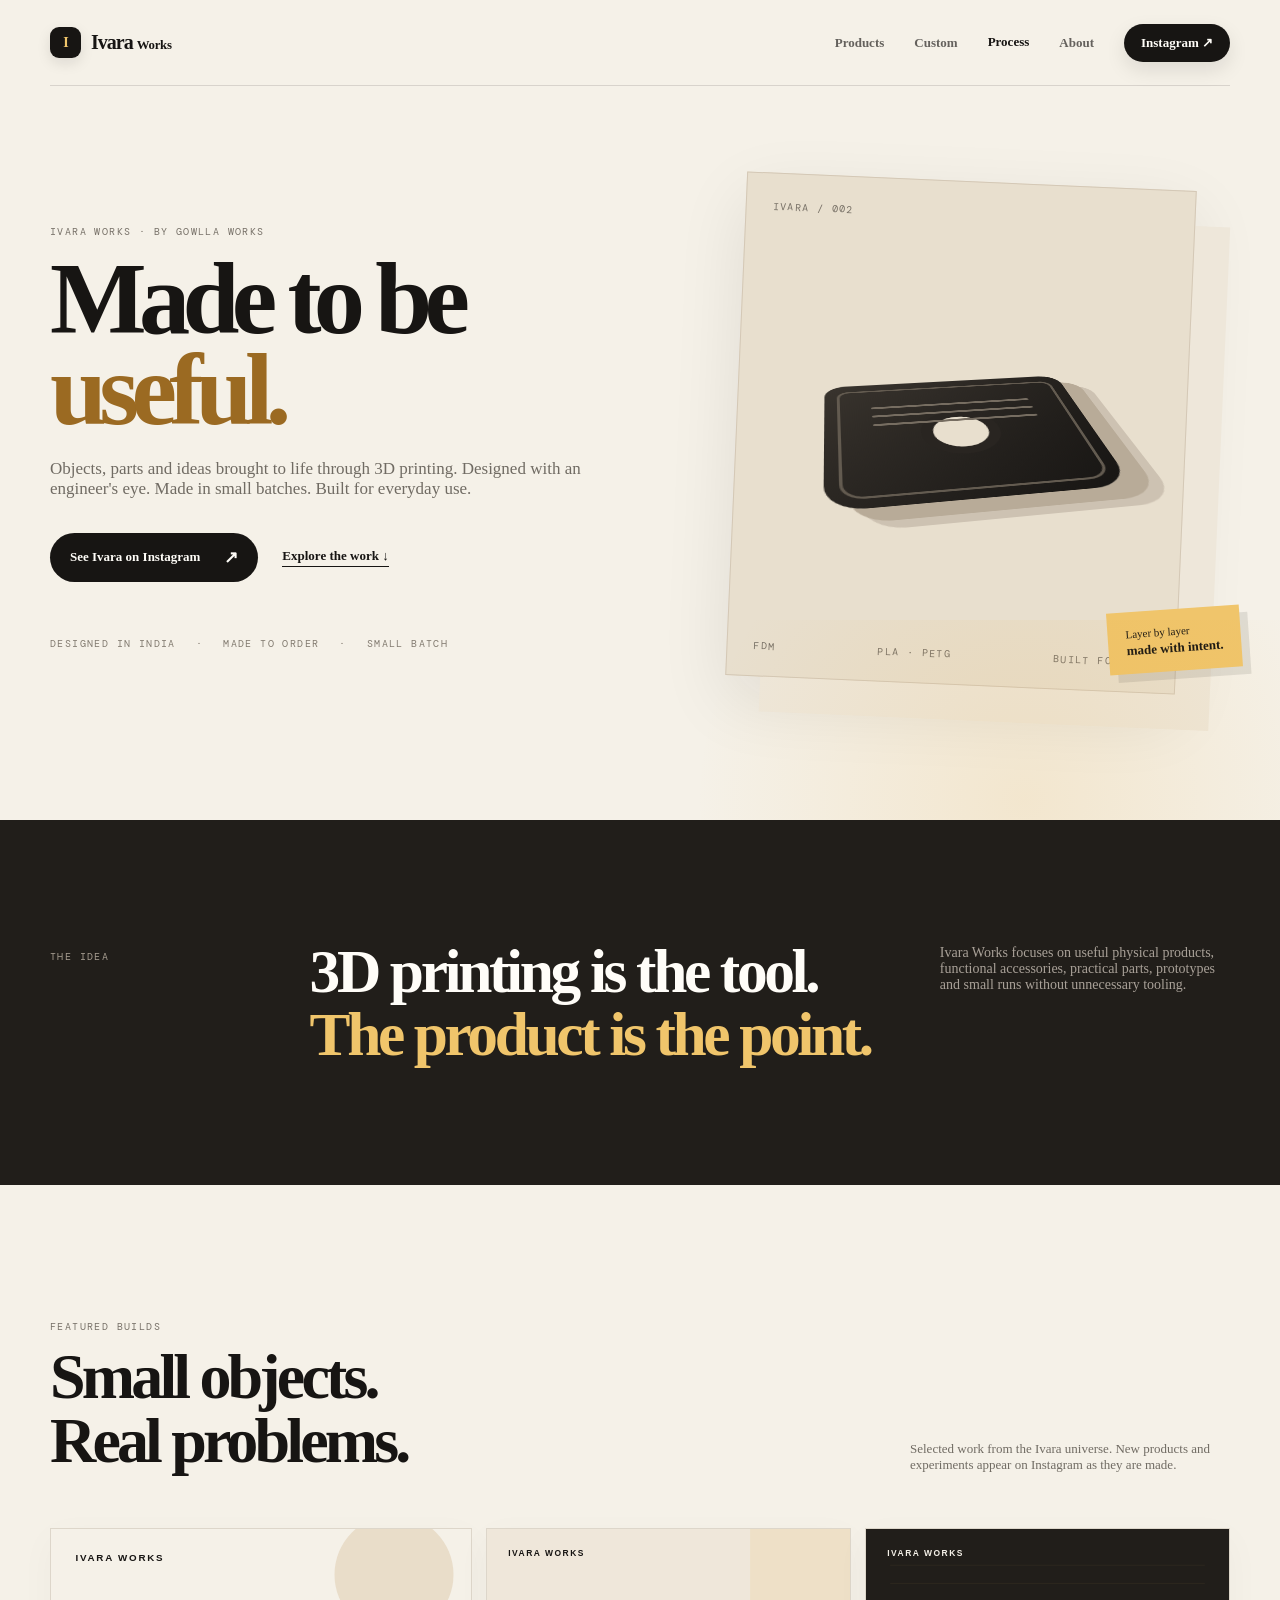
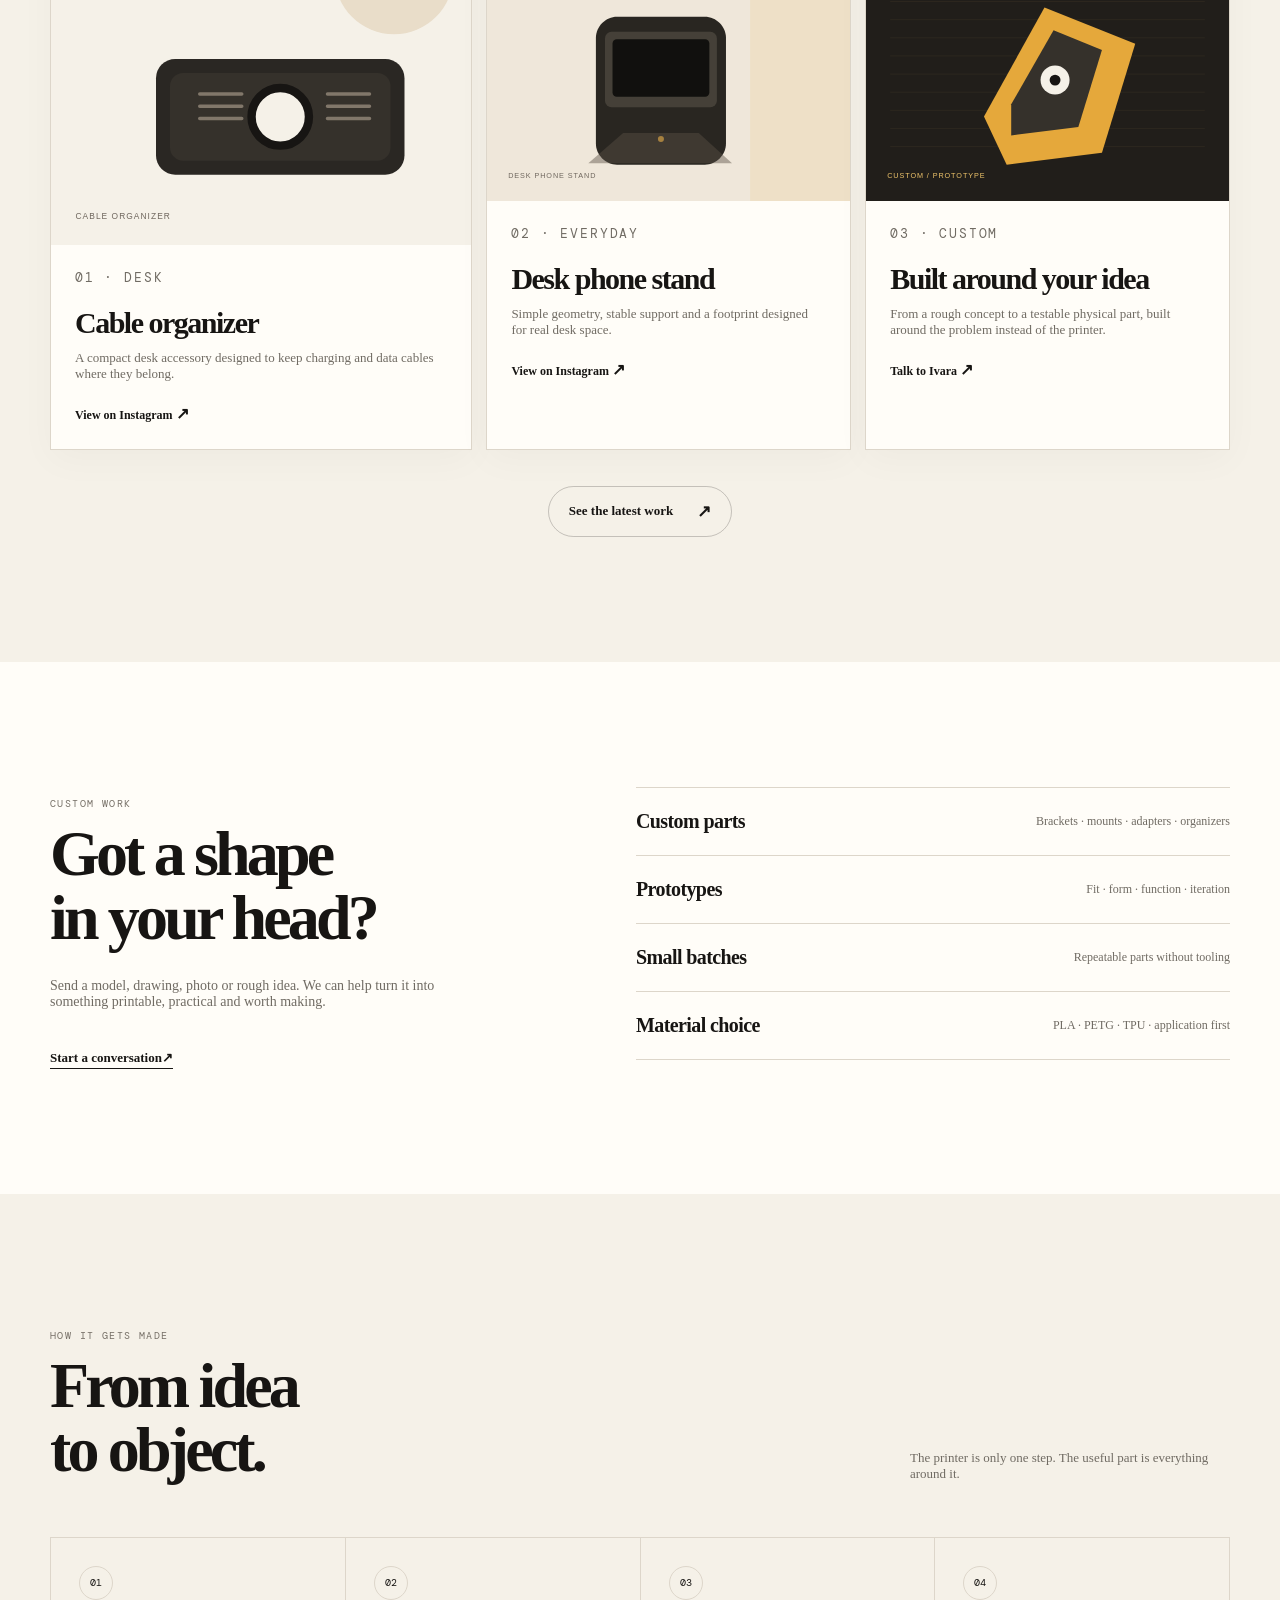
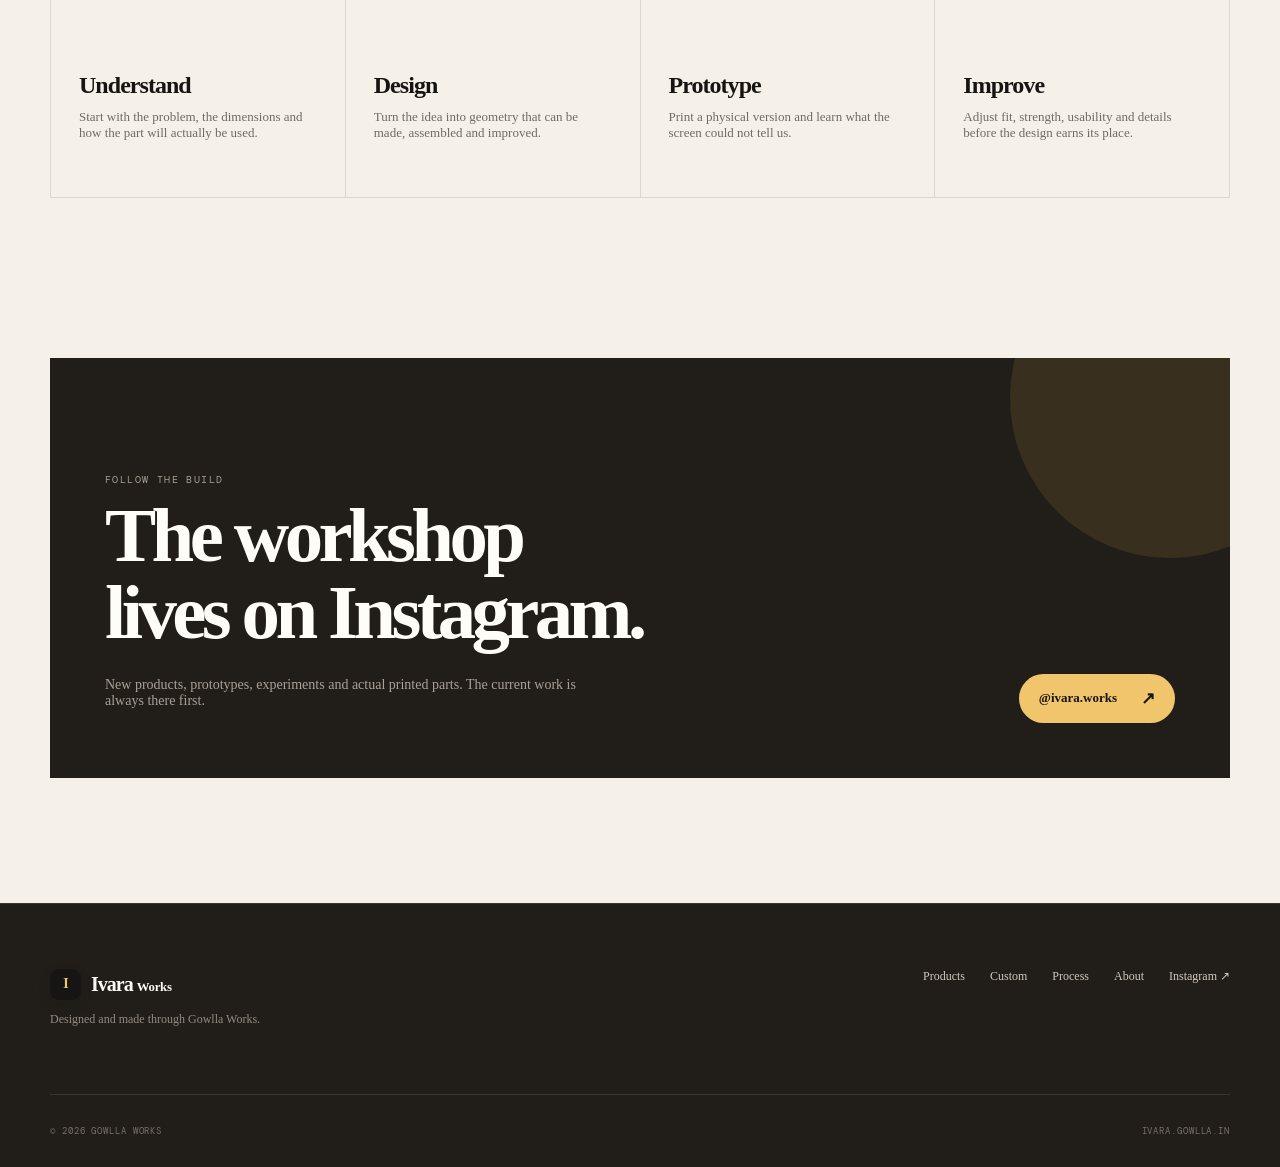
<file: index.html>
<!doctype html>
<html lang="en">
<head>
  <meta charset="utf-8">
  <meta name="viewport" content="width=device-width, initial-scale=1, viewport-fit=cover">
  <meta name="theme-color" content="#f5f1e8">
  <meta name="color-scheme" content="light">
  <meta name="description" content="Ivara Works creates functional 3D printed products, custom parts, prototypes and small-batch builds in India. Designed with an engineering mindset.">
  <meta name="robots" content="index, follow, max-image-preview:large">
  <meta name="author" content="Ivara Works by Gowlla Works">
  <link rel="canonical" href="https://ivara.gowlla.in/">
  <link rel="icon" href="assets/favicon.svg" type="image/svg+xml">
  <link rel="manifest" href="site.webmanifest">
  <link rel="preconnect" href="https://fonts.googleapis.com">
  <link rel="preconnect" href="https://fonts.gstatic.com" crossorigin>
  <link href="https://fonts.googleapis.com/css2?family=DM+Mono:wght@400;500&family=Manrope:wght@400;500;600;700;800&display=swap" rel="stylesheet">

  <meta property="og:type" content="website">
  <meta property="og:site_name" content="Ivara Works">
  <meta property="og:url" content="https://ivara.gowlla.in/">
  <meta property="og:title" content="Ivara Works | 3D Printing, Prototypes & Functional Products">
  <meta property="og:description" content="Functional 3D printed products, custom parts, prototypes and small-batch builds by Gowlla Works.">
  <meta property="og:image" content="https://ivara.gowlla.in/assets/og-image.svg">
  <meta property="og:image:alt" content="Ivara Works — Made to be useful.">
  <meta name="twitter:card" content="summary_large_image">
  <meta name="twitter:title" content="Ivara Works | 3D Printing, Prototypes & Functional Products">
  <meta name="twitter:description" content="Functional 3D printed products, custom parts, prototypes and small-batch builds by Gowlla Works.">
  <meta name="twitter:image" content="https://ivara.gowlla.in/assets/og-image.svg">

  <title>Ivara Works | 3D Printing, Prototypes & Functional Products in India</title>

  <script type="application/ld+json">
  {
    "@context": "https://schema.org",
    "@graph": [
      {
        "@type": "Organization",
        "@id": "https://ivara.gowlla.in/#organization",
        "name": "Ivara Works",
        "url": "https://ivara.gowlla.in/",
        "logo": "https://ivara.gowlla.in/assets/favicon.svg",
        "parentOrganization": {
          "@type": "Organization",
          "name": "Gowlla Works"
        },
        "sameAs": ["https://www.instagram.com/ivara.works/"]
      },
      {
        "@type": "WebSite",
        "@id": "https://ivara.gowlla.in/#website",
        "name": "Ivara Works",
        "url": "https://ivara.gowlla.in/",
        "publisher": {"@id": "https://ivara.gowlla.in/#organization"}
      },
      {
        "@type": "WebPage",
        "@id": "https://ivara.gowlla.in/#webpage",
        "url": "https://ivara.gowlla.in/",
        "name": "Ivara Works | 3D Printing, Prototypes & Functional Products in India",
        "isPartOf": {"@id": "https://ivara.gowlla.in/#website"},
        "about": {"@id": "https://ivara.gowlla.in/#organization"},
        "description": "Functional 3D printed products, custom parts, prototypes and small-batch builds by Ivara Works."
      }
    ]
  }
  </script>

  <link rel="stylesheet" href="assets/css/style.css?v=20260816">
</head>
<body>
  <a class="skip-link" href="#main-content">Skip to content</a>

  <header class="site-header">
    <nav class="nav container" aria-label="Main navigation">
      <a class="brand" href="./" aria-label="Ivara Works home">
        <span class="brand-mark" aria-hidden="true">I</span>
        <span>Ivara <small>Works</small></span>
      </a>

      <div class="nav-links" id="site-nav">
        <a href="#products">Products</a>
        <a href="#custom">Custom</a>
        <a href="#process">Process</a>
        <a href="#about">About</a>
        <a class="nav-cta" href="https://www.instagram.com/ivara.works/" target="_blank" rel="noopener noreferrer">Instagram <span aria-hidden="true">↗</span></a>
      </div>

      <button class="menu-toggle" type="button" aria-controls="site-nav" aria-label="Open menu" aria-expanded="false">Menu</button>
    </nav>
  </header>

  <main id="main-content">
    <section class="hero" aria-labelledby="hero-title">
      <div class="container hero-grid">
        <div class="hero-copy reveal">
          <p class="eyebrow">IVARA WORKS · BY GOWLLA WORKS</p>
          <h1 id="hero-title">Made to be<br><span>useful.</span></h1>
          <p class="hero-text">Objects, parts and ideas brought to life through 3D printing. Designed with an engineer's eye. Made in small batches. Built for everyday use.</p>

          <div class="hero-actions">
            <a class="button button-dark" href="https://www.instagram.com/ivara.works/" target="_blank" rel="noopener noreferrer">See Ivara on Instagram <span aria-hidden="true">↗</span></a>
            <a class="text-link" href="#products">Explore the work <span aria-hidden="true">↓</span></a>
          </div>

          <div class="hero-meta" aria-label="Ivara Works highlights">
            <span>Designed in India</span>
            <span>Made to order</span>
            <span>Small batch</span>
          </div>
        </div>

        <div class="hero-visual reveal reveal-delay" aria-label="Abstract Ivara Works product illustration" role="img">
          <div class="print-card">
            <div class="print-label">IVARA / 002</div>
            <div class="printed-part" aria-hidden="true">
              <div class="part-hole"></div>
              <div class="part-rib rib-one"></div>
              <div class="part-rib rib-two"></div>
              <div class="part-rib rib-three"></div>
            </div>
            <div class="print-specs"><span>FDM</span><span>PLA · PETG</span><span>BUILT FOR USE</span></div>
          </div>
          <div class="floating-note">Layer by layer<br><strong>made with intent.</strong></div>
        </div>
      </div>
    </section>

    <section class="statement" id="about" aria-labelledby="statement-title">
      <div class="container statement-grid">
        <p class="section-kicker">THE IDEA</p>
        <h2 id="statement-title">3D printing is the tool.<br><em>The product is the point.</em></h2>
        <p>Ivara Works focuses on useful physical products, functional accessories, practical parts, prototypes and small runs without unnecessary tooling.</p>
      </div>
    </section>

    <section class="section products-section" id="products" aria-labelledby="products-title">
      <div class="container">
        <div class="section-head reveal">
          <div>
            <p class="section-kicker">FEATURED BUILDS</p>
            <h2 id="products-title">Small objects.<br>Real problems.</h2>
          </div>
          <p>Selected work from the Ivara universe. New products and experiments appear on Instagram as they are made.</p>
        </div>

        <div class="product-grid">
          <article class="product-card reveal">
            <a class="product-media" href="https://www.instagram.com/ivara.works/" target="_blank" rel="noopener noreferrer" aria-label="See Ivara Works cable organizer on Instagram">
              <img src="assets/images/cable-organizer.svg" alt="Ivara Works 3D-printed desk cable organizer" width="1200" height="900" loading="lazy" decoding="async">
            </a>
            <div class="product-copy">
              <p class="product-eyebrow">01 · DESK</p>
              <h3>Cable organizer</h3>
              <p>A compact desk accessory designed to keep charging and data cables where they belong.</p>
              <a class="product-link" href="https://www.instagram.com/ivara.works/" target="_blank" rel="noopener noreferrer">View on Instagram <span aria-hidden="true">↗</span></a>
            </div>
          </article>

          <article class="product-card reveal reveal-delay-1">
            <a class="product-media" href="https://www.instagram.com/ivara.works/" target="_blank" rel="noopener noreferrer" aria-label="See Ivara Works phone stand on Instagram">
              <img src="assets/images/phone-stand.svg" alt="Ivara Works 3D-printed desk phone stand" width="1200" height="900" loading="lazy" decoding="async">
            </a>
            <div class="product-copy">
              <p class="product-eyebrow">02 · EVERYDAY</p>
              <h3>Desk phone stand</h3>
              <p>Simple geometry, stable support and a footprint designed for real desk space.</p>
              <a class="product-link" href="https://www.instagram.com/ivara.works/" target="_blank" rel="noopener noreferrer">View on Instagram <span aria-hidden="true">↗</span></a>
            </div>
          </article>

          <article class="product-card reveal reveal-delay-2">
            <a class="product-media" href="https://www.instagram.com/ivara.works/" target="_blank" rel="noopener noreferrer" aria-label="See Ivara Works custom prototype work on Instagram">
              <img src="assets/images/custom-prototype.svg" alt="Ivara Works custom 3D-printed prototype concept" width="1200" height="900" loading="lazy" decoding="async">
            </a>
            <div class="product-copy">
              <p class="product-eyebrow">03 · CUSTOM</p>
              <h3>Built around your idea</h3>
              <p>From a rough concept to a testable physical part, built around the problem instead of the printer.</p>
              <a class="product-link" href="https://www.instagram.com/ivara.works/" target="_blank" rel="noopener noreferrer">Talk to Ivara <span aria-hidden="true">↗</span></a>
            </div>
          </article>
        </div>

        <div class="section-cta reveal">
          <a class="button button-outline" href="https://www.instagram.com/ivara.works/" target="_blank" rel="noopener noreferrer">See the latest work <span aria-hidden="true">↗</span></a>
        </div>
      </div>
    </section>

    <section class="materials section" id="custom" aria-labelledby="custom-title">
      <div class="container material-grid">
        <div class="reveal">
          <p class="section-kicker">CUSTOM WORK</p>
          <h2 id="custom-title">Got a shape<br>in your head?</h2>
          <p class="muted">Send a model, drawing, photo or rough idea. We can help turn it into something printable, practical and worth making.</p>
          <a class="text-link text-link-dark" href="https://www.instagram.com/ivara.works/" target="_blank" rel="noopener noreferrer">Start a conversation <span aria-hidden="true">↗</span></a>
        </div>

        <div class="material-list reveal reveal-delay">
          <div><strong>Custom parts</strong><span>Brackets · mounts · adapters · organizers</span></div>
          <div><strong>Prototypes</strong><span>Fit · form · function · iteration</span></div>
          <div><strong>Small batches</strong><span>Repeatable parts without tooling</span></div>
          <div><strong>Material choice</strong><span>PLA · PETG · TPU · application first</span></div>
        </div>
      </div>
    </section>

    <section class="process section" id="process" aria-labelledby="process-title">
      <div class="container">
        <div class="section-head reveal">
          <div>
            <p class="section-kicker">HOW IT GETS MADE</p>
            <h2 id="process-title">From idea<br>to object.</h2>
          </div>
          <p>The printer is only one step. The useful part is everything around it.</p>
        </div>

        <div class="process-grid">
          <article class="process-step reveal"><span>01</span><h3>Understand</h3><p>Start with the problem, the dimensions and how the part will actually be used.</p></article>
          <article class="process-step reveal reveal-delay-1"><span>02</span><h3>Design</h3><p>Turn the idea into geometry that can be made, assembled and improved.</p></article>
          <article class="process-step reveal reveal-delay-2"><span>03</span><h3>Prototype</h3><p>Print a physical version and learn what the screen could not tell us.</p></article>
          <article class="process-step reveal reveal-delay-3"><span>04</span><h3>Improve</h3><p>Adjust fit, strength, usability and details before the design earns its place.</p></article>
        </div>
      </div>
    </section>

    <section class="cta section" aria-labelledby="cta-title">
      <div class="container quote-box reveal">
        <div>
          <p class="section-kicker">FOLLOW THE BUILD</p>
          <h2 id="cta-title">The workshop<br>lives on Instagram.</h2>
          <p>New products, prototypes, experiments and actual printed parts. The current work is always there first.</p>
        </div>
        <a class="button button-light" href="https://www.instagram.com/ivara.works/" target="_blank" rel="noopener noreferrer">@ivara.works <span aria-hidden="true">↗</span></a>
      </div>
    </section>
  </main>

  <div class="mobile-instagram-cta" aria-label="Instagram quick action">
    <a href="https://www.instagram.com/ivara.works/" target="_blank" rel="noopener noreferrer">See the latest on Instagram <span aria-hidden="true">↗</span></a>
  </div>

  <footer class="footer">
    <div class="container footer-grid">
      <div>
        <a class="brand footer-brand" href="./" aria-label="Ivara Works home"><span class="brand-mark" aria-hidden="true">I</span><span>Ivara <small>Works</small></span></a>
        <p>Designed and made through Gowlla Works.</p>
      </div>
      <div class="footer-links">
        <a href="#products">Products</a>
        <a href="#custom">Custom</a>
        <a href="#process">Process</a>
        <a href="#about">About</a>
        <a href="https://www.instagram.com/ivara.works/" target="_blank" rel="noopener noreferrer">Instagram ↗</a>
      </div>
      <div class="footer-bottom">
        <span>© 2026 Gowlla Works</span>
        <span>ivara.gowlla.in</span>
      </div>
    </div>
  </footer>

  <script src="assets/js/main.js?v=20260816" defer></script>
</body>
</html>
</file>
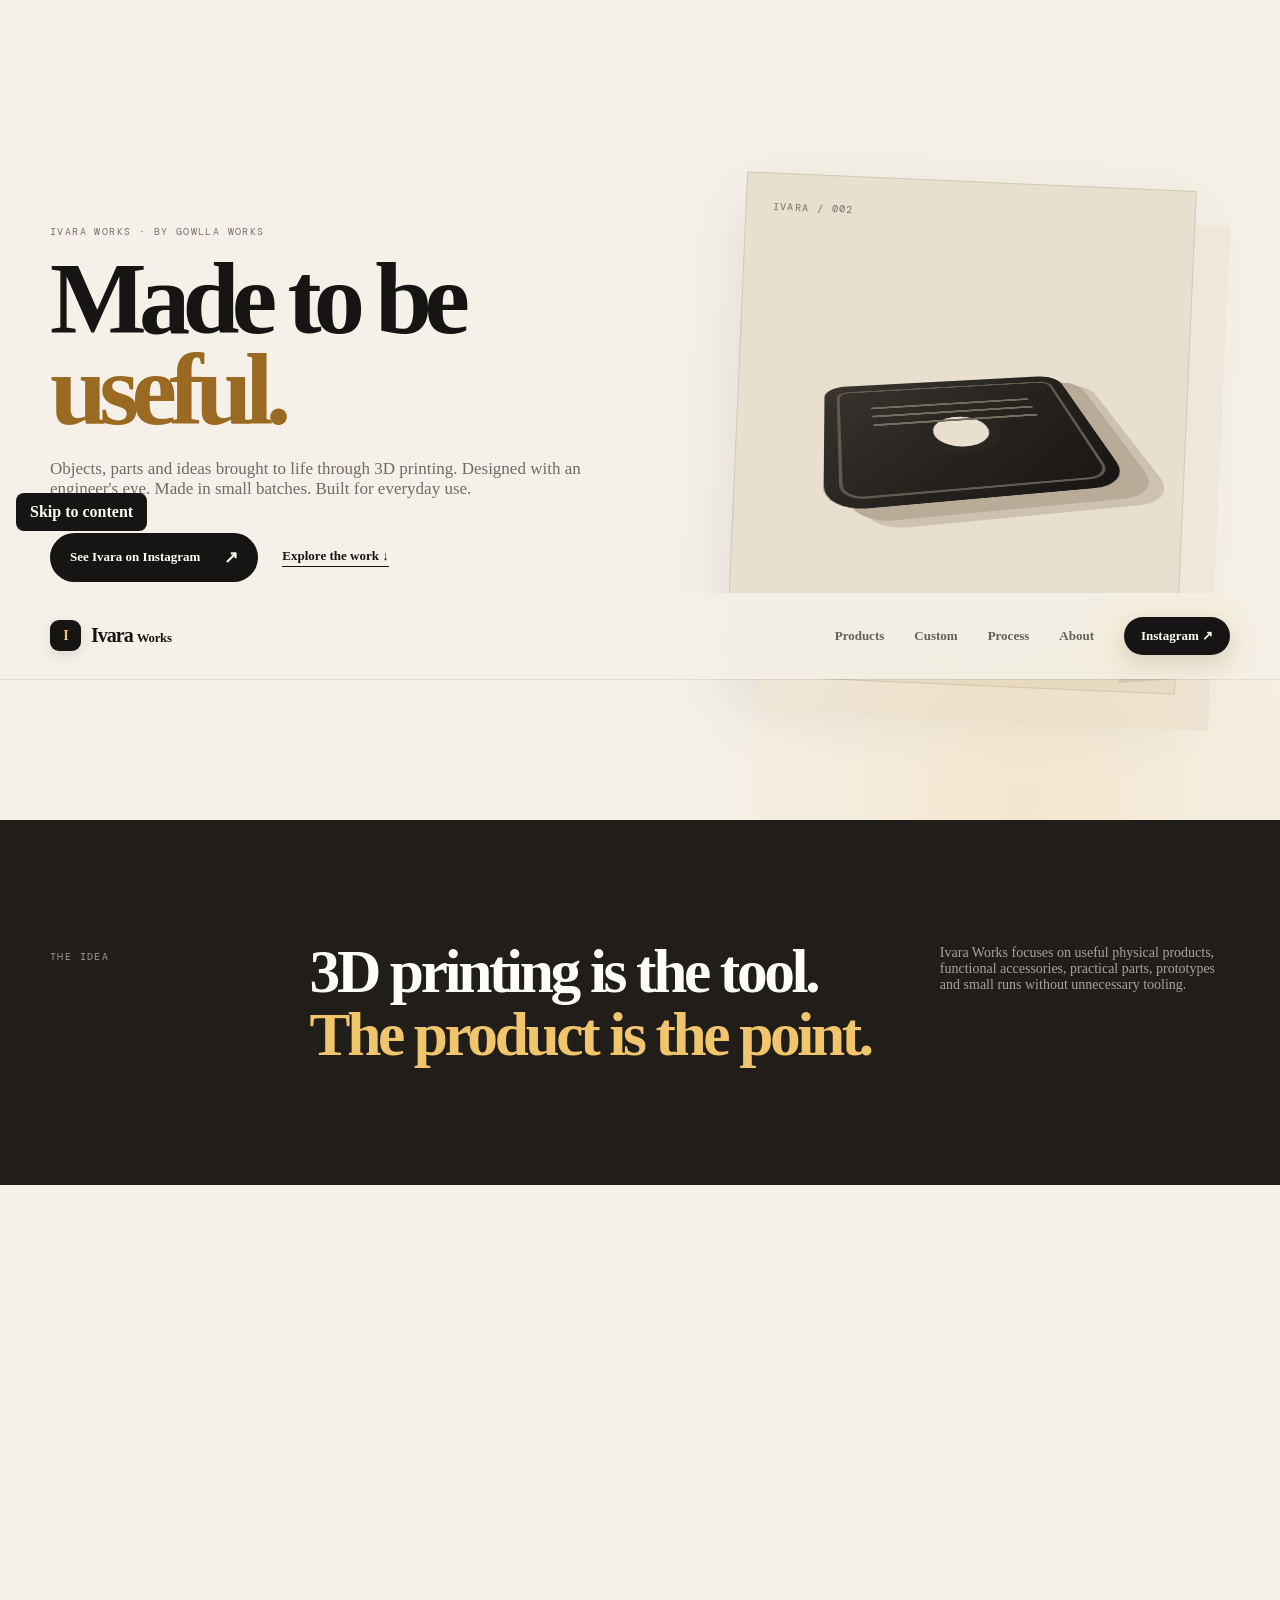
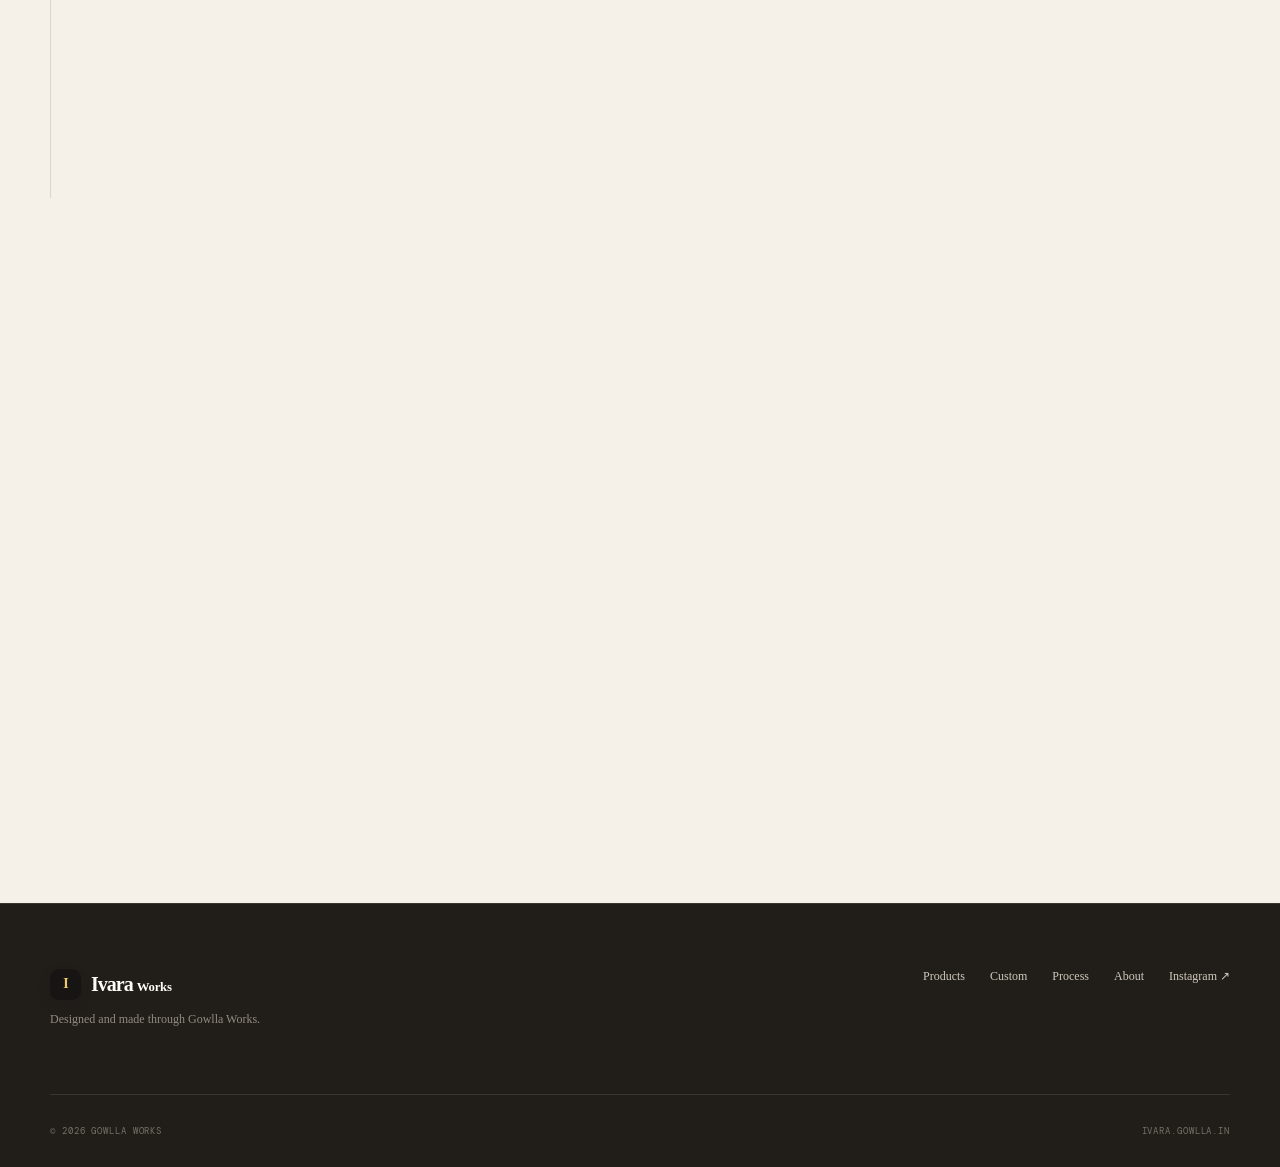
<file: about.html>
<!doctype html><html lang="en"><head><meta charset="utf-8"><meta http-equiv="refresh" content="0; url=./#about"><link rel="canonical" href="https://ivara.gowlla.in/#about"><title>Ivara Works</title></head><body><a href="./#about">Continue to Ivara Works</a></body></html>
</file>
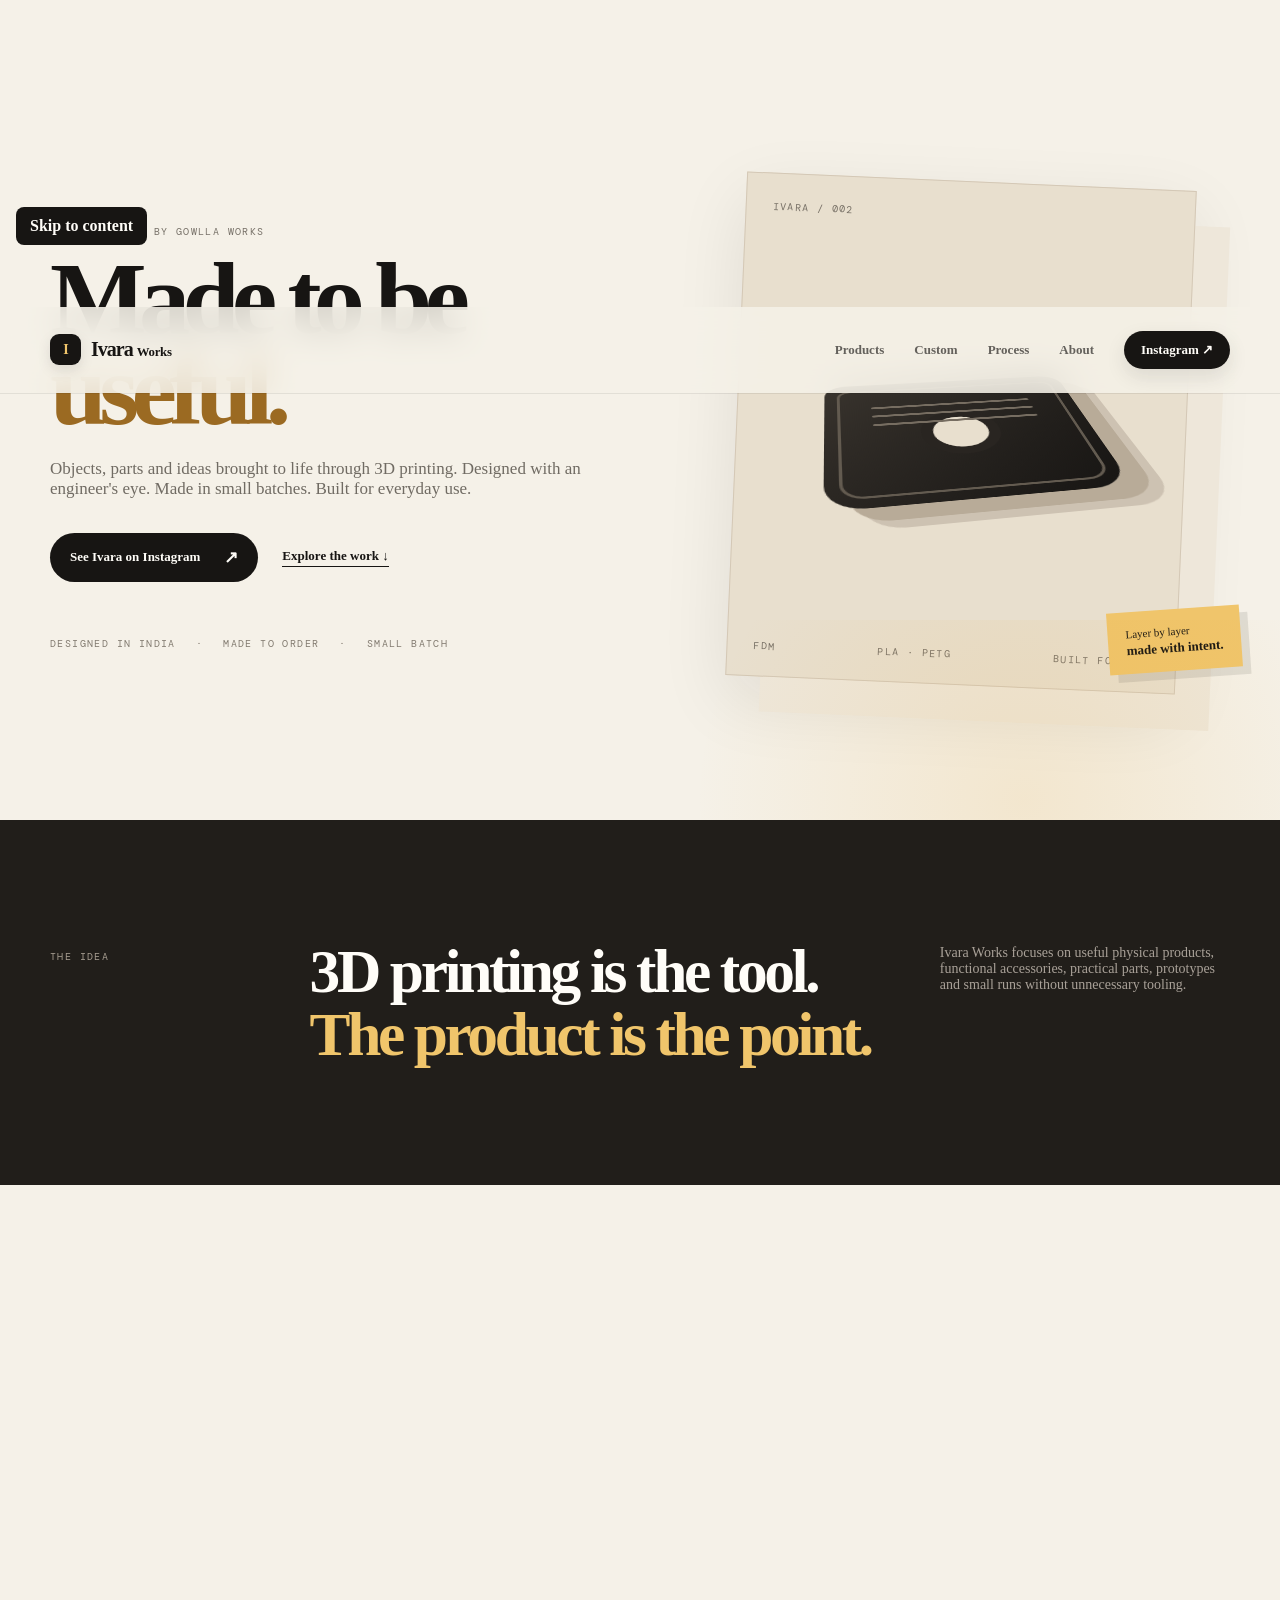
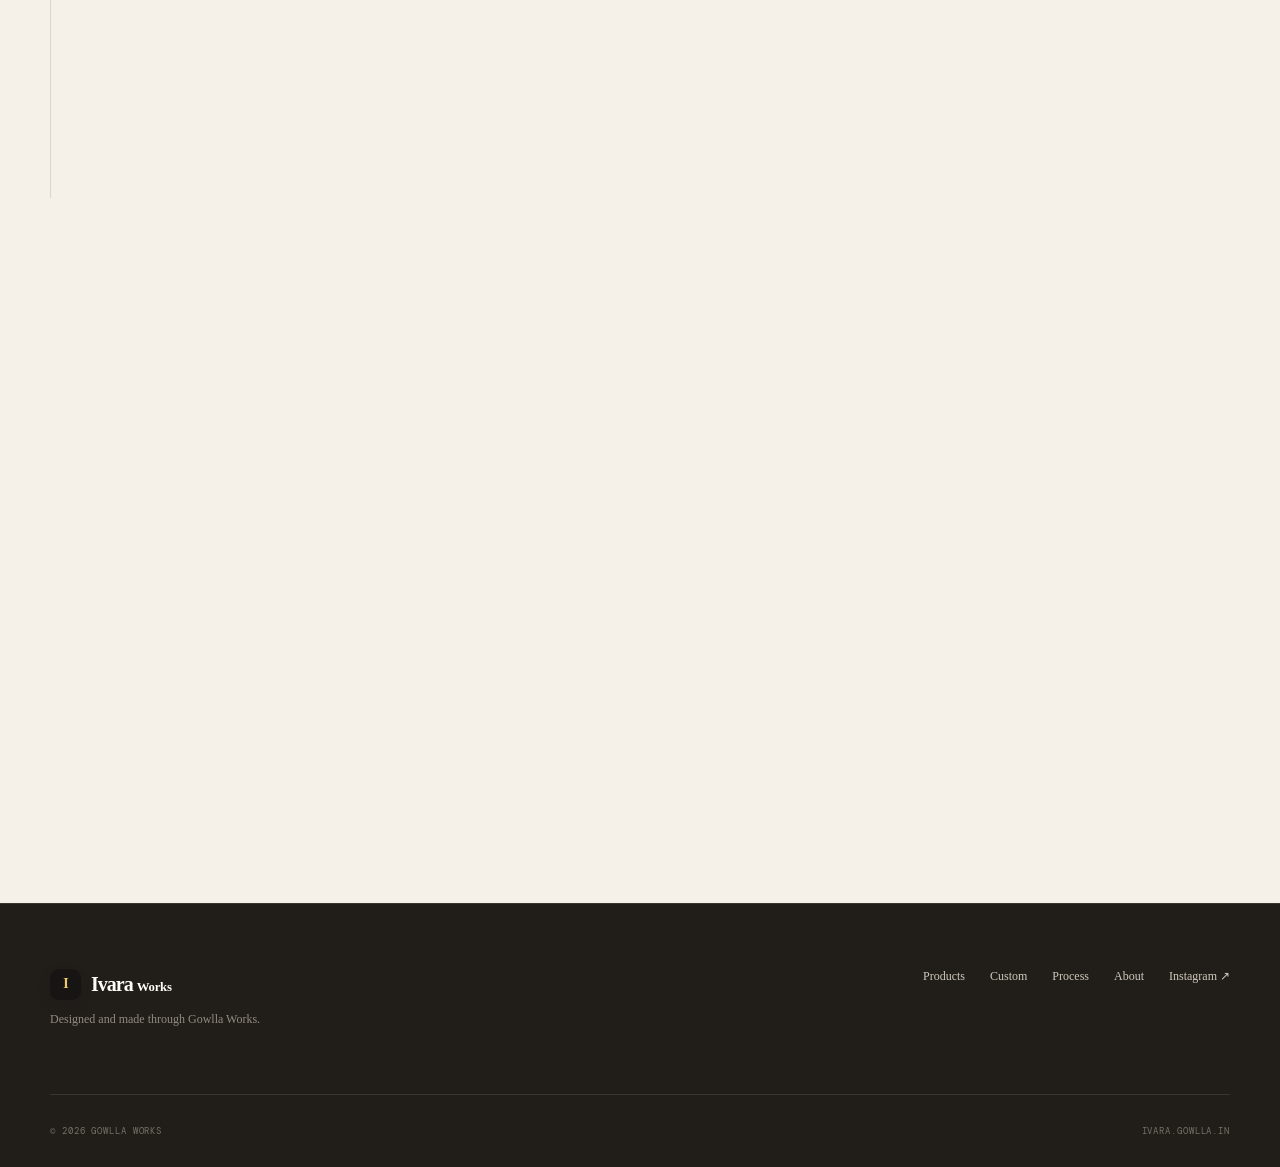
<file: contact.html>
<!doctype html><html lang="en"><head><meta charset="utf-8"><meta http-equiv="refresh" content="0; url=./#custom"><link rel="canonical" href="https://ivara.gowlla.in/#custom"><title>Ivara Works</title></head><body><a href="./#custom">Continue to Ivara Works</a></body></html>
</file>
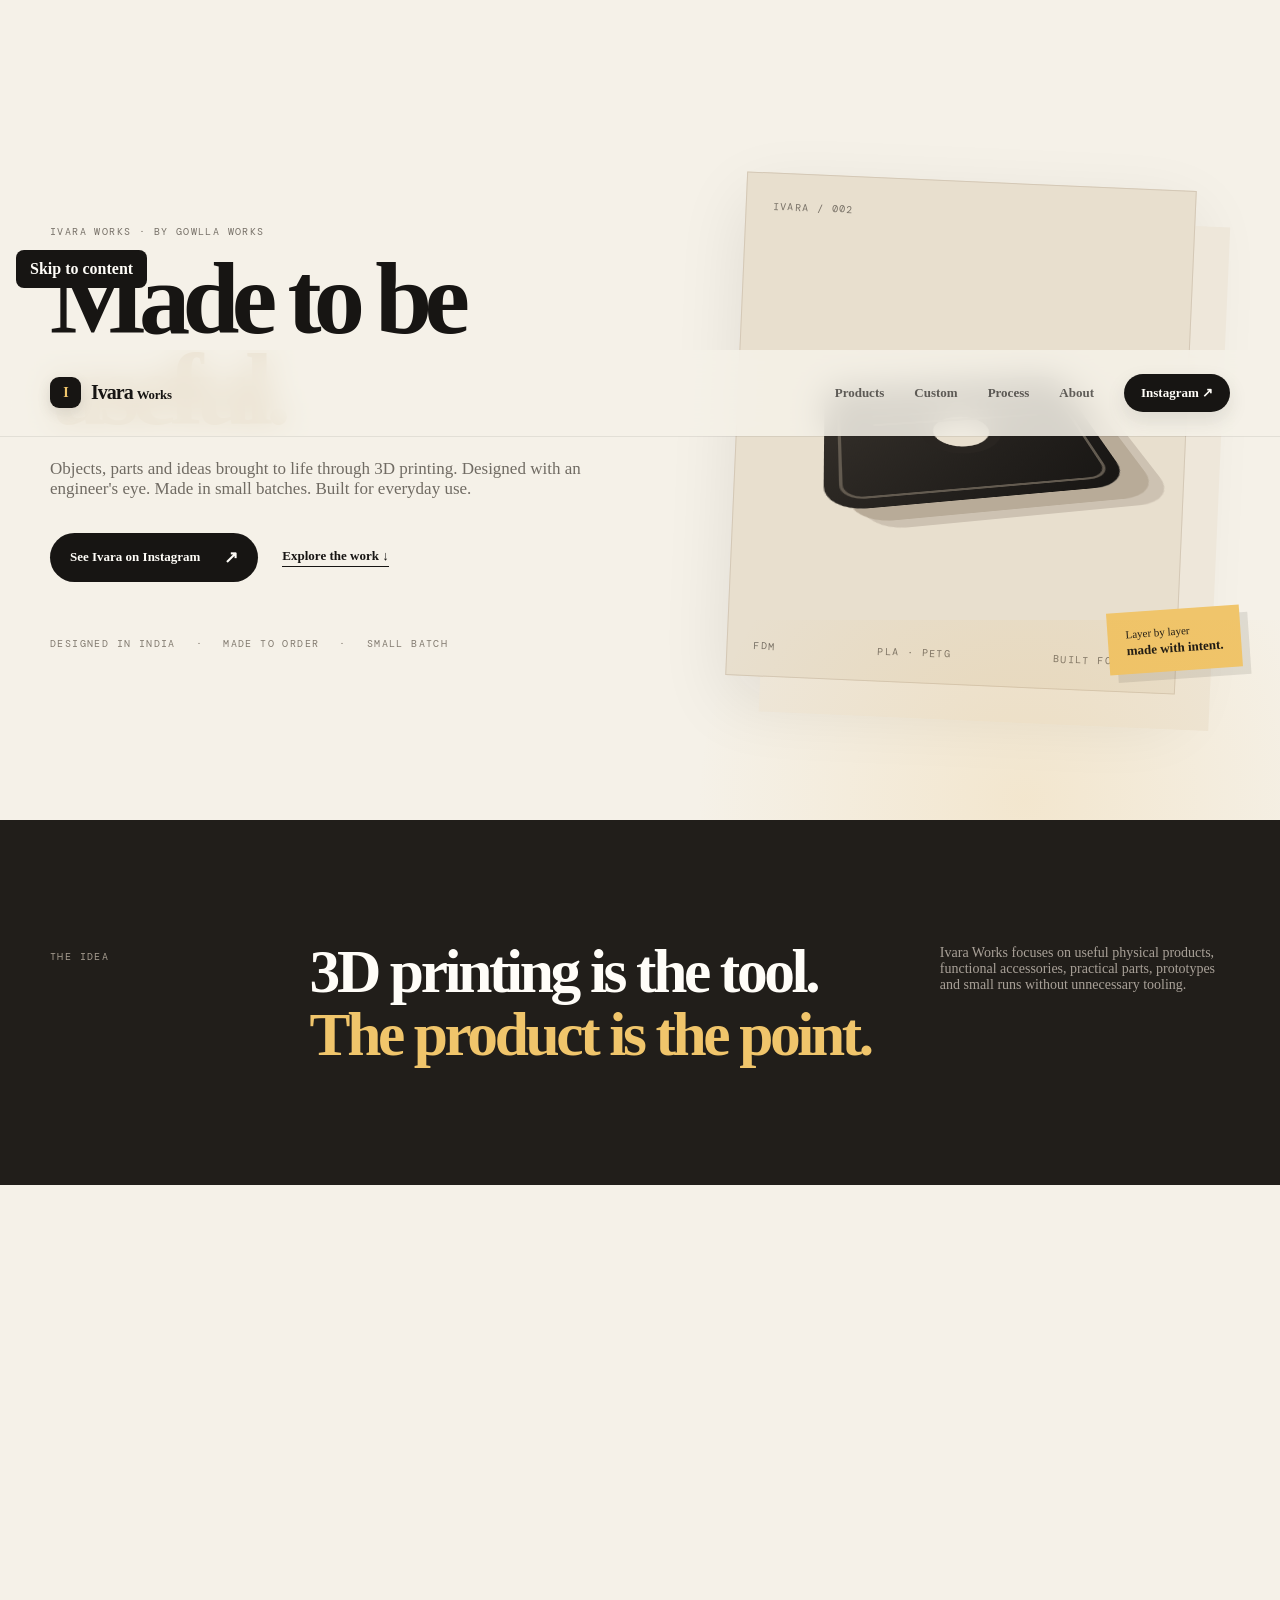
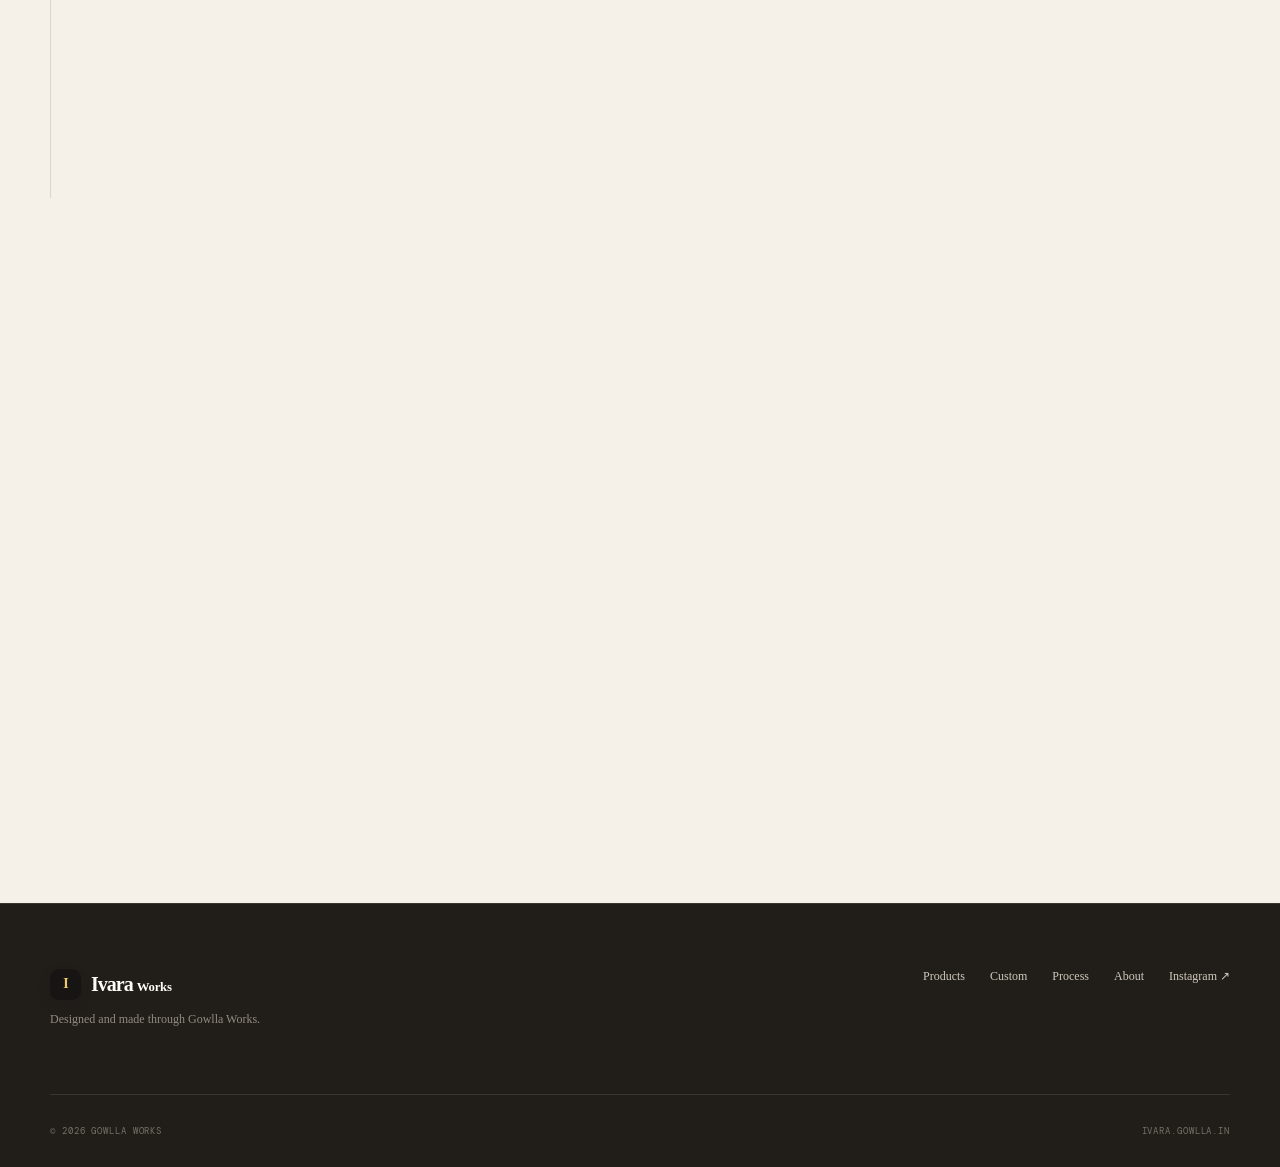
<file: gallery.html>
<!doctype html><html lang="en"><head><meta charset="utf-8"><meta http-equiv="refresh" content="0; url=./#products"><link rel="canonical" href="https://ivara.gowlla.in/#products"><title>Ivara Works</title></head><body><a href="./#products">Continue to Ivara Works</a></body></html>
</file>
<file: assets/css/style.css>
:root{--ink:#171513;--muted:#706b63;--paper:#f5f1e8;--white:#fffdf8;--line:#ddd6ca;--amber:#e5a83b;--amber-light:#f0c56b;--dark:#211e1a;--dark-2:#2b2722;--shadow:0 24px 70px rgba(23,21,19,.09);--max:1180px}
*{box-sizing:border-box}
html{scroll-behavior:smooth;scroll-padding-top:96px}
body{margin:0;color:var(--ink);background:var(--paper);font-family:'Manrope',system-ui,-apple-system,BlinkMacSystemFont,'Segoe UI',sans-serif;line-height:1.6;-webkit-font-smoothing:antialiased;text-rendering:optimizeLegibility}
body,button,input{font:inherit}
img{display:block;max-width:100%}
a{color:inherit;text-decoration:none}
button{color:inherit}
.container{width:min(calc(100% - 40px),var(--max));margin-inline:auto}
.skip-link{position:fixed;left:16px;top:-100px;z-index:100;padding:10px 14px;background:var(--ink);color:var(--white);border-radius:8px;font-weight:700}.skip-link:focus{top:16px}
.site-header{position:fixed;inset:0 0 auto;z-index:50;padding-top:env(safe-area-inset-top);transition:background .25s ease,box-shadow .25s ease,backdrop-filter .25s ease}.site-header.scrolled{background:rgba(245,241,232,.86);backdrop-filter:blur(16px);box-shadow:0 1px 0 rgba(23,21,19,.08)}
.nav{height:86px;display:flex;align-items:center;justify-content:space-between;border-bottom:1px solid rgba(23,21,19,.13)}.site-header.scrolled .nav{border-bottom-color:transparent}
.brand{display:inline-flex;align-items:center;gap:10px;font-size:20px;font-weight:800;letter-spacing:-.05em}.brand small{font-size:.64em;font-weight:600;letter-spacing:-.02em}.brand-mark{display:grid;place-items:center;width:31px;height:31px;background:var(--ink);color:var(--amber-light);border-radius:9px;font-size:14px;box-shadow:0 5px 14px rgba(23,21,19,.1)}
.nav-links{display:flex;align-items:center;gap:30px;font-size:13px;font-weight:800}.nav-links a{opacity:.65;transition:opacity .2s ease,transform .2s ease}.nav-links a:hover,.nav-links a.active{opacity:1}.nav-links a.active:not(.nav-cta){transform:translateY(-1px)}.nav-links .nav-cta{opacity:1;background:var(--ink);color:var(--white);padding:11px 17px;border-radius:999px;box-shadow:0 8px 20px rgba(23,21,19,.1)}
.menu-toggle{display:none;border:0;background:transparent;padding:9px 0;font-weight:800;cursor:pointer}
.hero{min-height:820px;display:grid;align-items:center;padding:150px 0 105px;overflow:hidden;position:relative}.hero::after{content:"";position:absolute;inset:auto -15% -160px 45%;height:360px;background:radial-gradient(circle at center,rgba(229,168,59,.15),transparent 68%);pointer-events:none}.hero-grid{display:grid;grid-template-columns:1.03fr .97fr;gap:70px;align-items:center}.eyebrow,.section-kicker,.print-label,.print-specs,.product-eyebrow,.hero-meta{font-family:'DM Mono',monospace;font-size:10px;letter-spacing:.14em;text-transform:uppercase}.eyebrow,.section-kicker{color:#777168}
.hero h1{margin:16px 0 24px;font-size:clamp(62px,8vw,112px);line-height:.88;letter-spacing:-.075em;font-weight:800}.hero h1 span{color:#9b6a22}.hero-text{max-width:590px;margin:0;color:var(--muted);font-size:17px}.hero-actions{display:flex;align-items:center;gap:24px;flex-wrap:wrap;margin-top:34px}.button{display:inline-flex;align-items:center;justify-content:center;gap:24px;border-radius:999px;padding:14px 20px;font-size:13px;font-weight:800;min-height:48px;transition:transform .2s ease,box-shadow .2s ease,background .2s ease}.button:hover{transform:translateY(-2px);box-shadow:0 12px 24px rgba(23,21,19,.12)}.button-dark{background:var(--ink);color:var(--white)}.button-light{background:var(--amber-light);color:var(--ink)}.button-outline{border:1px solid rgba(23,21,19,.22);background:transparent}.button-outline:hover{border-color:var(--ink);background:var(--white)}.button span{font-size:17px}.text-link{font-size:13px;font-weight:800;border-bottom:1px solid var(--ink);padding-bottom:2px}.text-link:hover{opacity:.66}.text-link-dark{display:inline-flex;margin-top:26px}
.hero-meta{display:flex;gap:20px;margin-top:55px;color:#827b70}.hero-meta span:not(:last-child)::after{content:'·';margin-left:20px}
.hero-visual{position:relative;min-height:520px;display:grid;place-items:center}.print-card{width:min(100%,450px);aspect-ratio:1/1.12;position:relative;padding:26px;background:#e8dfce;border:1px solid #d4c8b6;box-shadow:35px 35px 0 #eee7da,var(--shadow);transform:rotate(2.5deg);transition:transform .4s ease}.hero-visual:hover .print-card{transform:rotate(1deg) translateY(-4px)}.print-label{color:#777066}.print-specs{position:absolute;inset:auto 26px 23px;display:flex;justify-content:space-between;color:#777066}.printed-part{position:absolute;width:60%;height:43%;left:20%;top:28%;background:linear-gradient(135deg,#39342e,#171513);border-radius:22px 22px 35px 35px;transform:perspective(600px) rotateX(58deg) rotateZ(-12deg);box-shadow:20px 18px 0 #b8ab98,30px 28px 0 #cdc2b2}.printed-part::before{content:"";position:absolute;inset:13px;border:3px solid #635b50;border-radius:13px 13px 22px 22px}.part-hole{position:absolute;width:80px;height:80px;left:50%;top:50%;transform:translate(-50%,-50%);border-radius:50%;background:#e8dfce;border:12px solid #292521}.part-rib{position:absolute;height:4px;background:#766d61;left:18%;right:18%;border-radius:10px}.rib-one{top:23%}.rib-two{top:31%}.rib-three{top:39%}.floating-note{position:absolute;right:-2%;bottom:4%;padding:15px 18px;background:var(--amber-light);font-size:11px;line-height:1.35;transform:rotate(-4deg);box-shadow:8px 8px rgba(23,21,19,.1)}.floating-note strong{font-size:13px}
.statement{padding:120px 0;background:var(--dark);color:var(--white)}.statement-grid{display:grid;grid-template-columns:.65fr 1.8fr .9fr;gap:50px;align-items:start}.statement .section-kicker{color:#a79e91}.statement h2{margin:0;font-size:clamp(36px,4.8vw,65px);line-height:1.02;letter-spacing:-.055em}.statement h2 em{color:var(--amber-light);font-style:normal}.statement p:last-child{color:#a9a198;font-size:14px;margin:5px 0}
.section{padding:125px 0}.section-head{display:flex;justify-content:space-between;gap:60px;align-items:end;margin-bottom:55px}.section-head h2,.material-grid h2,.quote-box h2{margin:12px 0 0;font-size:clamp(38px,5vw,64px);line-height:1;letter-spacing:-.06em}.section-head>p{max-width:320px;color:var(--muted);font-size:13px;margin:0}
.product-grid{display:grid;grid-template-columns:1.1fr .95fr .95fr;gap:14px}.product-card{min-width:0;background:var(--white);border:1px solid var(--line);overflow:hidden;box-shadow:0 10px 35px rgba(23,21,19,.03);transition:transform .25s ease,box-shadow .25s ease}.product-card:hover{transform:translateY(-6px);box-shadow:0 18px 50px rgba(23,21,19,.09)}.product-media{display:block;overflow:hidden;aspect-ratio:4/3;background:#e8dfce}.product-media img{width:100%;height:100%;object-fit:cover;transition:transform .5s ease}.product-card:hover .product-media img{transform:scale(1.035)}.product-copy{padding:24px 24px 26px}.product-eyebrow{color:#847c70;margin:0 0 9px}.product-card h3{margin:0 0 12px;font-size:30px;line-height:1;letter-spacing:-.05em}.product-card p{margin:0 0 22px;color:var(--muted);font-size:13px}.product-link{font-size:12px;font-weight:800}.product-link span{font-size:16px}.section-cta{display:flex;justify-content:center;margin-top:36px}
.materials{background:var(--white)}.material-grid{display:grid;grid-template-columns:.9fr 1.1fr;gap:100px}.muted{max-width:420px;color:var(--muted);font-size:14px;margin-top:28px}.material-list{border-top:1px solid var(--line)}.material-list>div{display:flex;align-items:center;justify-content:space-between;gap:25px;padding:22px 0;border-bottom:1px solid var(--line)}.material-list strong{font-size:20px;letter-spacing:-.03em}.material-list span{color:var(--muted);font-size:12px;text-align:right;max-width:360px}
.process{background:var(--paper)}.process-grid{display:grid;grid-template-columns:repeat(4,1fr);border-top:1px solid var(--line);border-left:1px solid var(--line)}.process-step{min-height:260px;padding:28px;border-right:1px solid var(--line);border-bottom:1px solid var(--line);transition:background .2s ease,transform .2s ease}.process-step:hover{background:var(--white);transform:translateY(-3px)}.process-step span{display:inline-grid;place-items:center;width:34px;height:34px;border:1px solid var(--line);border-radius:50%;font-family:'DM Mono',monospace;font-size:10px}.process-step h3{margin:72px 0 10px;font-size:24px;letter-spacing:-.04em}.process-step p{margin:0;color:var(--muted);font-size:13px;max-width:250px}
.cta{padding-top:35px}.quote-box{min-height:420px;display:flex;align-items:end;justify-content:space-between;gap:50px;padding:55px;background:var(--dark);color:var(--white);position:relative;overflow:hidden}.quote-box::after{content:"";position:absolute;width:320px;height:320px;border-radius:50%;right:-100px;top:-120px;background:rgba(229,168,59,.12)}.quote-box>*{position:relative;z-index:1}.quote-box .section-kicker{color:#a79e91}.quote-box h2{font-size:clamp(45px,6vw,78px)}.quote-box p:not(.section-kicker){max-width:490px;color:#a9a198;font-size:14px;margin-top:25px}
.footer{padding:65px 0 30px;background:var(--dark);color:var(--white);border-top:1px solid #3a352e}.footer-grid{display:grid;grid-template-columns:1fr 1fr;gap:55px}.footer p{color:#938b81;font-size:12px}.footer-links{display:flex;flex-wrap:wrap;gap:25px;justify-content:end;font-size:12px;color:#d0c8bd}.footer-links a:hover{color:var(--amber-light)}.footer-bottom{grid-column:1/-1;display:flex;justify-content:space-between;padding-top:30px;border-top:1px solid #3a352e;color:#777067;font-family:'DM Mono',monospace;font-size:9px;text-transform:uppercase;letter-spacing:.1em}
.mobile-instagram-cta{display:none}
.reveal{opacity:0;transform:translateY(18px);transition:opacity .65s ease,transform .65s ease}.reveal.is-visible{opacity:1;transform:none}.reveal-delay{transition-delay:.12s}.reveal-delay-1{transition-delay:.1s}.reveal-delay-2{transition-delay:.18s}.reveal-delay-3{transition-delay:.26s}
:focus-visible{outline:3px solid var(--amber);outline-offset:4px;border-radius:6px}
@media(max-width:1000px){.hero-grid{gap:40px}.statement-grid{grid-template-columns:.5fr 1.6fr}.statement-grid>p:last-child{grid-column:2}.process-grid{grid-template-columns:repeat(2,1fr)}.product-grid{grid-template-columns:1fr 1fr}.product-card:first-child{grid-column:1/-1}.material-grid{gap:65px}}
@media(max-width:800px){.container{width:min(calc(100% - 28px),var(--max))}.nav{height:72px}.nav-links{display:none;position:absolute;left:14px;right:14px;top:calc(64px + env(safe-area-inset-top));padding:14px;flex-direction:column;align-items:stretch;gap:0;background:rgba(255,253,248,.98);border:1px solid var(--line);box-shadow:0 18px 40px rgba(23,21,19,.12);border-radius:16px}.nav-links.open{display:flex}.nav-links a{padding:12px;border-radius:10px}.nav-links a:hover{background:#f5f1e8}.nav-links .nav-cta{text-align:center;margin-top:6px}.menu-toggle{display:block}.hero{min-height:auto;padding:120px 0 72px}.hero-grid,.material-grid{grid-template-columns:1fr;gap:48px}.hero h1{font-size:clamp(56px,17vw,90px)}.hero-text{font-size:16px}.hero-meta{flex-wrap:wrap;gap:10px 16px;margin-top:38px}.hero-meta span:not(:last-child)::after{margin-left:16px}.hero-visual{min-height:390px}.print-card{width:86%}.floating-note{right:0}.statement{padding:82px 0}.statement-grid{grid-template-columns:1fr;gap:28px}.statement-grid>p:last-child{grid-column:auto}.statement h2{font-size:clamp(40px,10vw,58px)}.section{padding:82px 0}.section-head{display:block;margin-bottom:38px}.section-head>p{margin-top:23px}.product-grid{grid-template-columns:1fr}.product-card:first-child{grid-column:auto}.product-copy{padding:22px}.product-card h3{font-size:28px}.process-grid{grid-template-columns:1fr}.process-step{min-height:220px}.process-step h3{margin-top:55px}.quote-box{min-height:500px;padding:35px 25px;flex-direction:column;align-items:flex-start;justify-content:end}.footer-grid{grid-template-columns:1fr;gap:35px}.footer-links{justify-content:flex-start}.footer-bottom{grid-column:auto;gap:16px;flex-direction:column}.mobile-instagram-cta{display:block;position:fixed;left:14px;right:14px;bottom:calc(14px + env(safe-area-inset-bottom));z-index:40}.mobile-instagram-cta a{display:flex;align-items:center;justify-content:space-between;padding:13px 16px;background:var(--ink);color:var(--white);border-radius:999px;box-shadow:0 14px 30px rgba(23,21,19,.2);font-size:12px;font-weight:800}.footer{padding-bottom:100px}}
@media(prefers-reduced-motion:reduce){html{scroll-behavior:auto}.reveal{opacity:1;transform:none;transition:none}.print-card,.product-card,.process-step,.button,.product-media img{transition:none}.hero-visual:hover .print-card,.product-card:hover{transform:none}.product-card:hover .product-media img{transform:none}}
</file>
